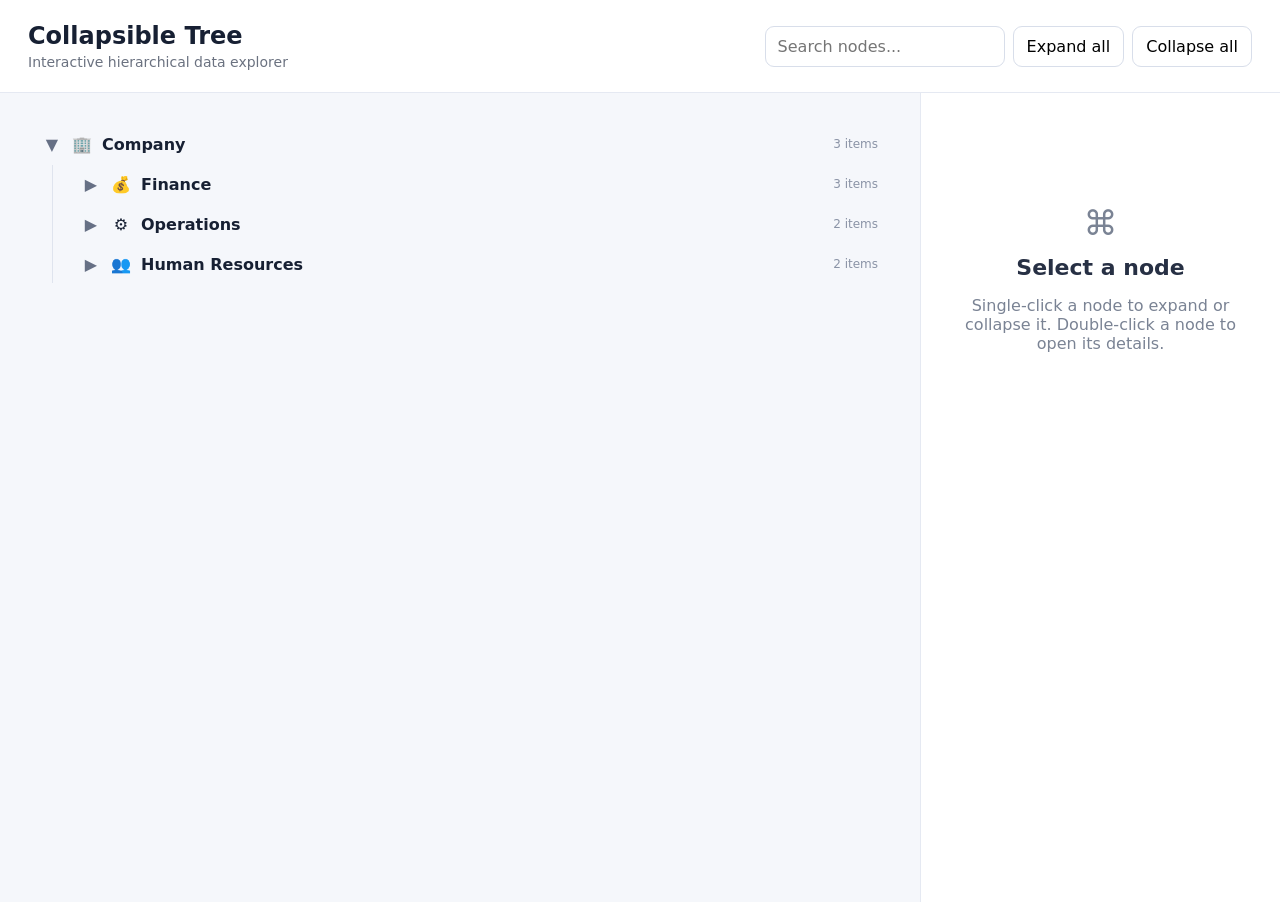
<file: index.html>
<!doctype html>
<html lang="en">
<head>
  <meta charset="UTF-8" />
  <meta name="viewport" content="width=device-width, initial-scale=1.0" />
  <title>Collapsible Tree</title>
  <link rel="stylesheet" href="styles.css" />
</head>
<body>
  <header class="topbar">
    <div>
      <h1>Collapsible Tree</h1>
      <p>Interactive hierarchical data explorer</p>
    </div>
    <div class="actions">
      <input id="search" type="search" placeholder="Search nodes..." aria-label="Search nodes" />
      <button id="expandAll">Expand all</button>
      <button id="collapseAll">Collapse all</button>
    </div>
  </header>

  <main class="layout">
    <section class="tree-panel" aria-label="Tree navigation">
      <div id="tree" class="tree"></div>
    </section>
    <aside id="details" class="details">
      <div class="empty-state">
        <div class="empty-icon">⌘</div>
        <h2>Select a node</h2>
        <p>Single-click a node to expand or collapse it. Double-click a node to open its details.</p>
      </div>
    </aside>
  </main>

  <script src="app.js"></script>
</body>
</html>
</file>
<file: styles.css>
* { box-sizing: border-box; }
:root { font-family: Inter, ui-sans-serif, system-ui, -apple-system, BlinkMacSystemFont, "Segoe UI", sans-serif; color: #172033; background: #f5f7fb; }
body { margin: 0; min-height: 100vh; background: #f5f7fb; }
.topbar { display:flex; align-items:center; justify-content:space-between; gap:24px; padding:22px 28px; background:#fff; border-bottom:1px solid #e5e9f2; position:sticky; top:0; z-index:10; }
h1 { margin:0 0 4px; font-size:24px; }
.topbar p { margin:0; color:#6b7280; font-size:14px; }
.actions { display:flex; gap:8px; align-items:center; flex-wrap:wrap; }
input, button { font:inherit; }
input { width:240px; padding:10px 12px; border:1px solid #d8deea; border-radius:9px; outline:none; background:#fff; }
input:focus { border-color:#6b7cff; box-shadow:0 0 0 3px rgba(107,124,255,.12); }
button { padding:10px 13px; border:1px solid #d8deea; border-radius:9px; background:#fff; cursor:pointer; }
button:hover { background:#f1f4fa; }
.layout { display:grid; grid-template-columns:minmax(0, 1fr) 360px; min-height:calc(100vh - 91px); }
.tree-panel { padding:30px; overflow:auto; }
.details { background:#fff; border-left:1px solid #e5e9f2; padding:30px; }
.tree { max-width:1000px; margin:auto; }
.node { position:relative; }
.node-row { display:flex; align-items:center; gap:9px; padding:9px 12px; margin:2px 0; border-radius:9px; cursor:pointer; user-select:none; }
.node-row:hover { background:#edf1f8; }
.node-row.selected { background:#e7ebff; }
.node-row.search-match { box-shadow:inset 3px 0 #6574e8; }
.toggle { width:20px; height:20px; display:grid; place-items:center; border:0; background:transparent; padding:0; color:#667085; }
.toggle.empty { visibility:hidden; }
.icon { width:22px; text-align:center; }
.label { font-weight:600; }
.meta { margin-left:auto; color:#8a93a6; font-size:12px; }
.children { margin-left:22px; padding-left:16px; border-left:1px solid #dfe4ee; }
.details h2 { margin:0 0 6px; font-size:22px; }
.details .path { color:#737b8c; font-size:13px; margin-bottom:24px; }
.detail-grid { display:grid; gap:14px; }
.detail-item { padding:13px; border:1px solid #e5e9f2; border-radius:10px; }
.detail-item strong { display:block; font-size:12px; color:#7a8394; margin-bottom:5px; text-transform:uppercase; letter-spacing:.04em; }
.empty-state { color:#7a8394; text-align:center; padding-top:80px; }
.empty-icon { font-size:34px; margin-bottom:12px; }
.empty-state h2 { color:#273044; }
@media (max-width: 800px) { .topbar { align-items:flex-start; flex-direction:column; } .layout { grid-template-columns:1fr; } .details { border-left:0; border-top:1px solid #e5e9f2; min-height:300px; } input { width:100%; } }
</file>
